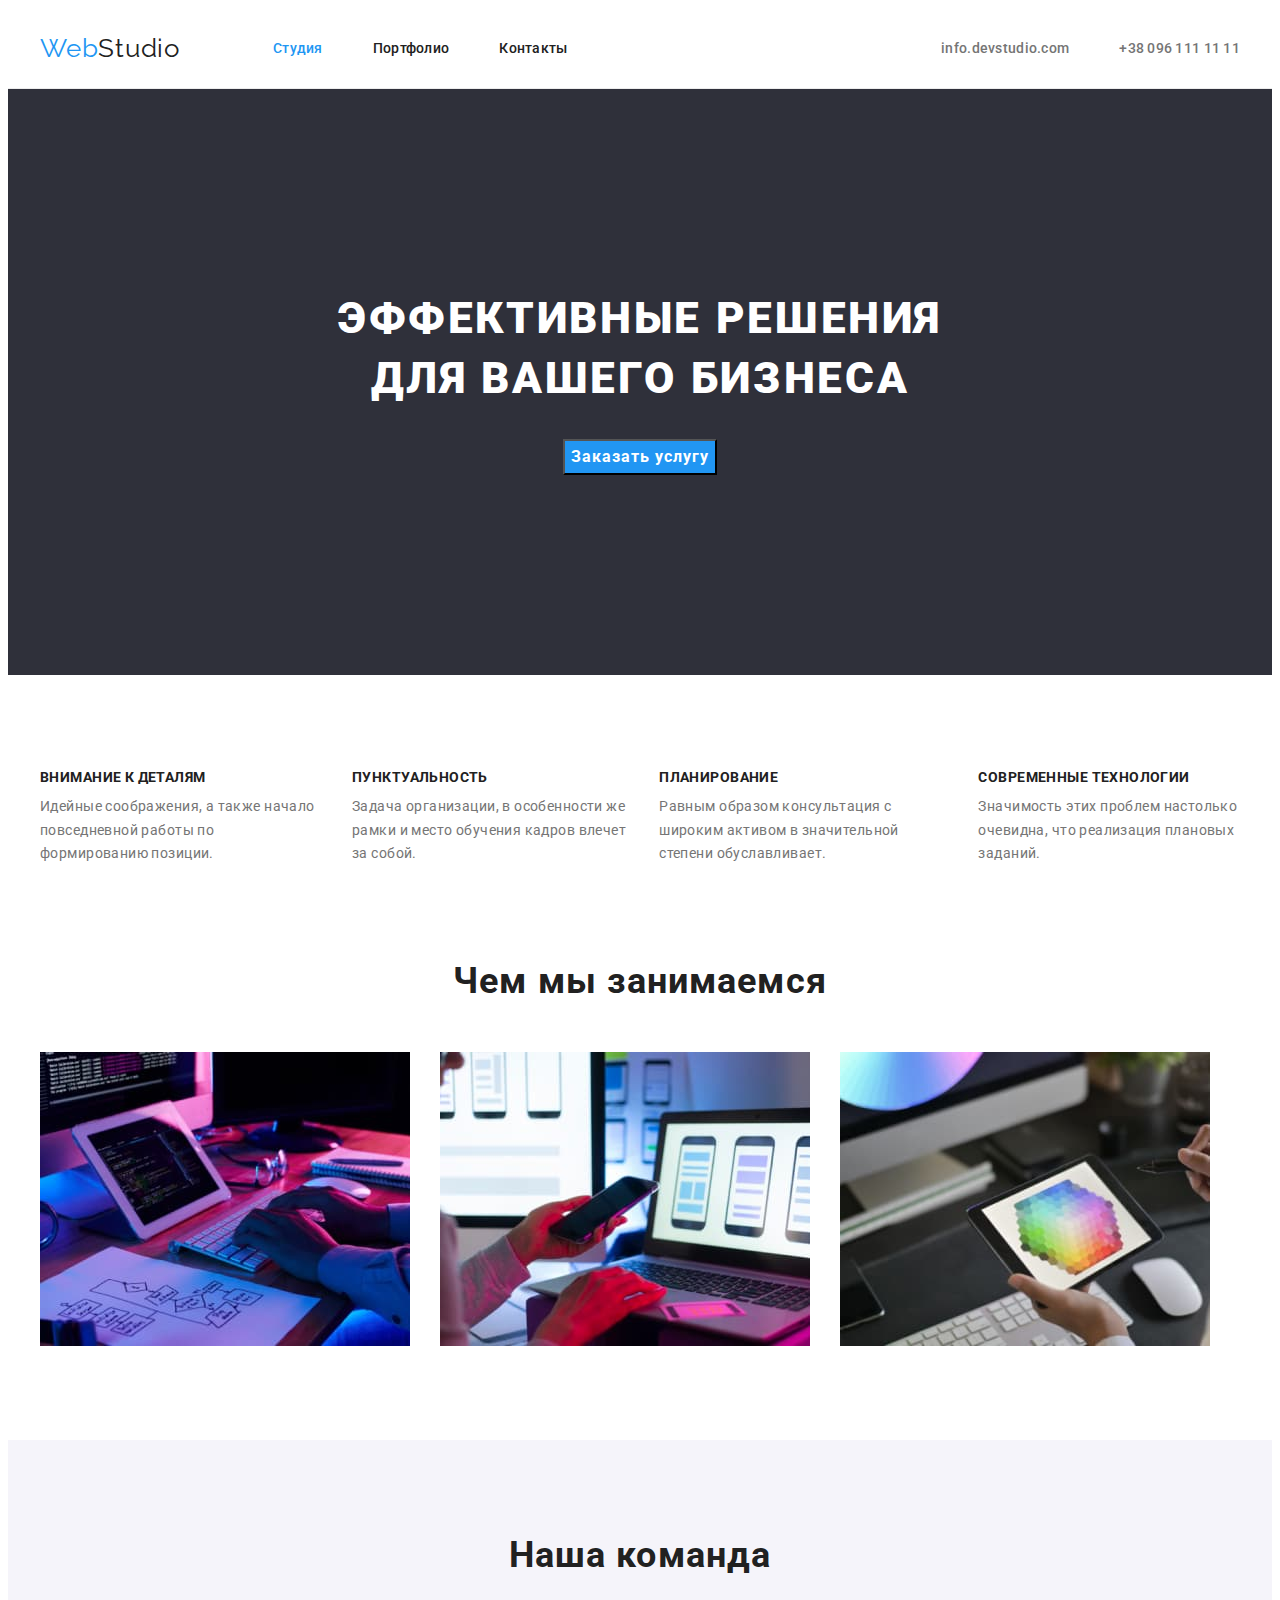
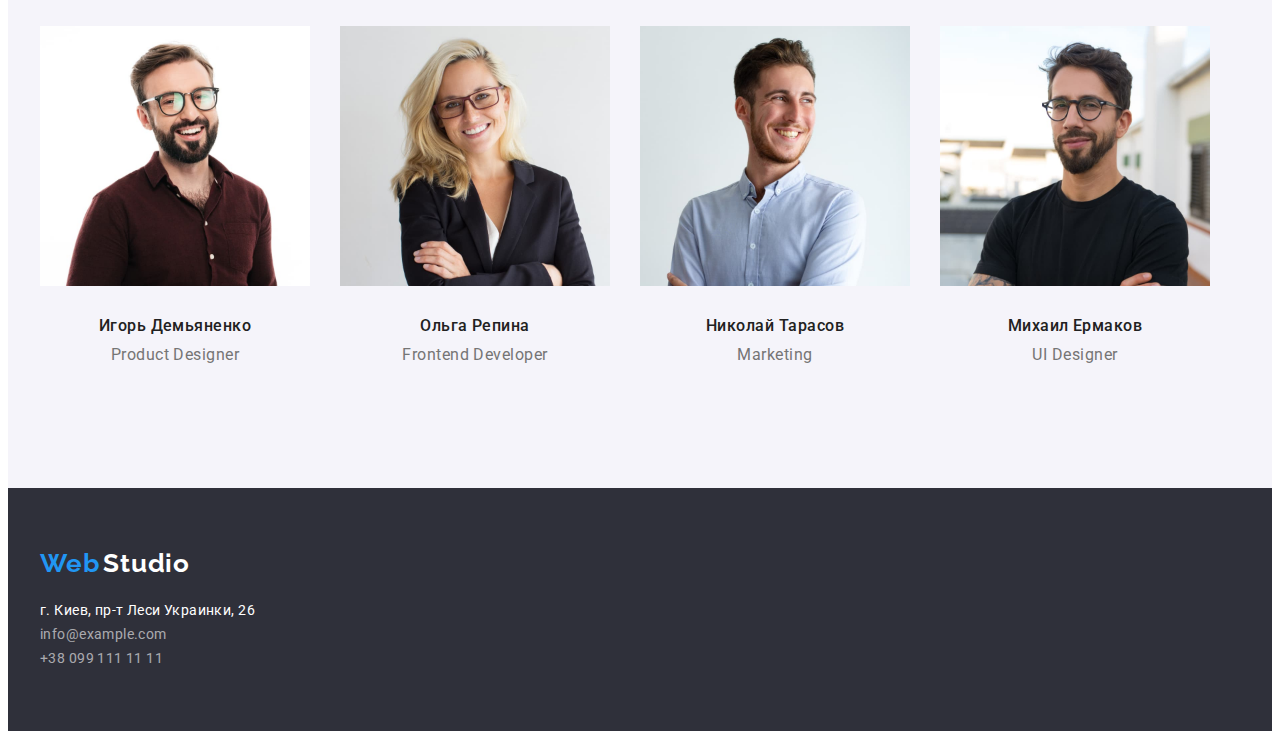
<file: index.html>
<!DOCTYPE html>
<html lang="ru">
<head>
    <meta charset="UTF-8">
    <meta http-equiv="X-UA-Compatible" content="IE=edge">
    <meta name="viewport" content="width=device-width, initial-scale=1.0">
    <link rel="preconnect" href="https://fonts.googleapis.com">
    <link rel="preconnect" href="https://fonts.gstatic.com" crossorigin>
    <link href="https://fonts.googleapis.com/css2?family=Raleway:wght@700&family=Roboto:wght@400;500;700;900&display=swap"
        rel="stylesheet">
    <link rel="stylesheet" href="https://cdnjs.cloudflare.com/ajax/libs/modern-normalize/1.1.0/modern-normalize.min.css"
        integrity="sha512-wpPYUAdjBVSE4KJnH1VR1HeZfpl1ub8YT/NKx4PuQ5NmX2tKuGu6U/JRp5y+Y8XG2tV+wKQpNHVUX03MfMFn9Q=="
        crossorigin="anonymous" referrerpolicy="no-referrer" />
    <link href="./css/styles.css" rel="stylesheet">
    <title>Студия</title>
</head>

<body>
    <!--Шапка-->
<header class="header">
    <div class="container main-nav">
    <nav class="header-nav">
        <a class="header-logo" href="index.html" ><span class="part">Web</span>Studio</a>
    
    <ul class="site-nav">
        <li class="site-nav-item"><a href="index.html" class="link current">Студия</a></li>
        <li class="site-nav-item"><a href="portfolio.html" class="link">Портфолио</a></li>
        <li class="site-nav-item"><a href="" class="link">Контакты</a></li>
    </ul>
    </nav>
    <ul class="auth-nav">
        <li class="auth-nav-item"><a href="mailto:info.devstudio.com" class="auth-link">info.devstudio.com</a></li>
        <li class="auth-nav-item"><a href="tel:+380961111111" class="auth-link">+38 096 111 11 11</a></li>
        </ul>
    </div>
</header>

<main>
    <!--Секция 1-->    
    <section class="hero">
        <div class="container">
            <h1 class="hero-title">Эффективные решения для вашего бизнеса</h1>
            <button type="button" class="button">Заказать услугу</button>
            </div>
    </section>

    
    <!--Секция 2-->
    <section class="section">
        <div class="container">
        <h1 class="visually-hidden">Наши преимущества</h1>
        <ul class="features">
        <li class="features-item">
            <h2 class="feature-title">Внимание к деталям</h2>
            <p class="feature-description">Идейные соображения, а также начало повседневной работы по формированию позиции.</p>
        </li>
        <li class="features-item">
            <h2 class="feature-title">Пунктуальность</h2>
            <p class="feature-description">Задача организации, в особенности же рамки и место обучения кадров влечет за собой.</p>
        </li>
        <li class="features-item">
            <h2 class="feature-title">Планирование</h2>
            <p class="feature-description">Равным образом консультация с широким активом в значительной степени обуславливает.</p>
        </li>
        <li class="features-item">
            <h2 class="feature-title">Современные технологии</h2>
            <p class="feature-description">Значимость этих проблем настолько очевидна, что реализация плановых заданий.</p>
        </li>
    </ul>
    </div>
    </section>

    <!--Секция 3-->
    <section class="section work-section">
        <div class="container">
        <h2 class="work-title">Чем мы занимаемся</h2>
        <ul class="work-list">
        <li class="work-list-img"><img src="images/img-1.jpg" alt="программирование" width="370"></li>
        <li class="work-list-img"><img src="images/img-2.jpg" alt="дизайн и разработка приложений" width="370"></li>
        <li class="work-list-img"><img src="images/img-3.jpg" alt="веб дизайн" width="370"></li>
        </ul>
        </div>
    </section>

    <!--Секция 4-->
    <section class="section section-team ">
        <div class="container">
        <h2 class="section-title">Наша команда</h2>
        <ul class="section-team-list" >
        <li class="section-team-item">
            <img class="section-team-img" src="images/photo-1.jpg" alt="сотрудник 1" width="270">
            <div class="section-team-div">
            <h3 class="section-team-name">Игорь Демьяненко</h3>
            <p class="section-team-profession"> Product Designer</p>
            </div>
        </li >
            <li class="section-team-item">
            <img class="section-team-img" src="images/photo-2.jpg" alt="сотрудник 2" width="270">
            <div class="section-team-div">
            <h3 class="section-team-name">Ольга Репина</h3>
            <p class="section-team-profession">Frontend Developer</p>
            </div>
        </li> 
        <li class="section-team-item">
            <img class="section-team-img" src="images/photo-3.jpg" alt="сотрудник 3" width="270">
            <div class="section-team-div">
            <h3 class="section-team-name">Николай Тарасов</h3>
            <p class="section-team-profession">Marketing</p>
            </div>
        </li>
        <li class="section-team-item">
            <img class="section-team-img" src="images/photo-4.jpg" alt="сотрудник 4" width="270">
            <div class="section-team-div">
            <h3 class="section-team-name">Михаил Ермаков</h3>
            <p class="section-team-profession">UI Designer</p>
            </div>
        </li>
        </ul>
        </div>
    </section>
</main>

    <!--Футер-->
<footer class="footer">
    <div class="container">
    <a class="footer-link" href="index.html"><span class="footer-part">Web</span> <span class="footer-logo">Studio</span></a>
    <address class="address">
        <ul>
        <li><a class="main-address" href="https://goo.gl/maps/ChNRFax9xr31JzD28" target="_blank">г. Киев, пр-т Леси Украинки, 26</a></li>
        <li><a class="secondary-address" href="mailto:info@example.com">info@example.com</a></li>
        <li> <a class="thirdly-address" href="tel:+380991111111">+38 099 111 11 11</a></li>
        </ul>
    </address>
    </div>
</footer>

</body>
</html>
</file>
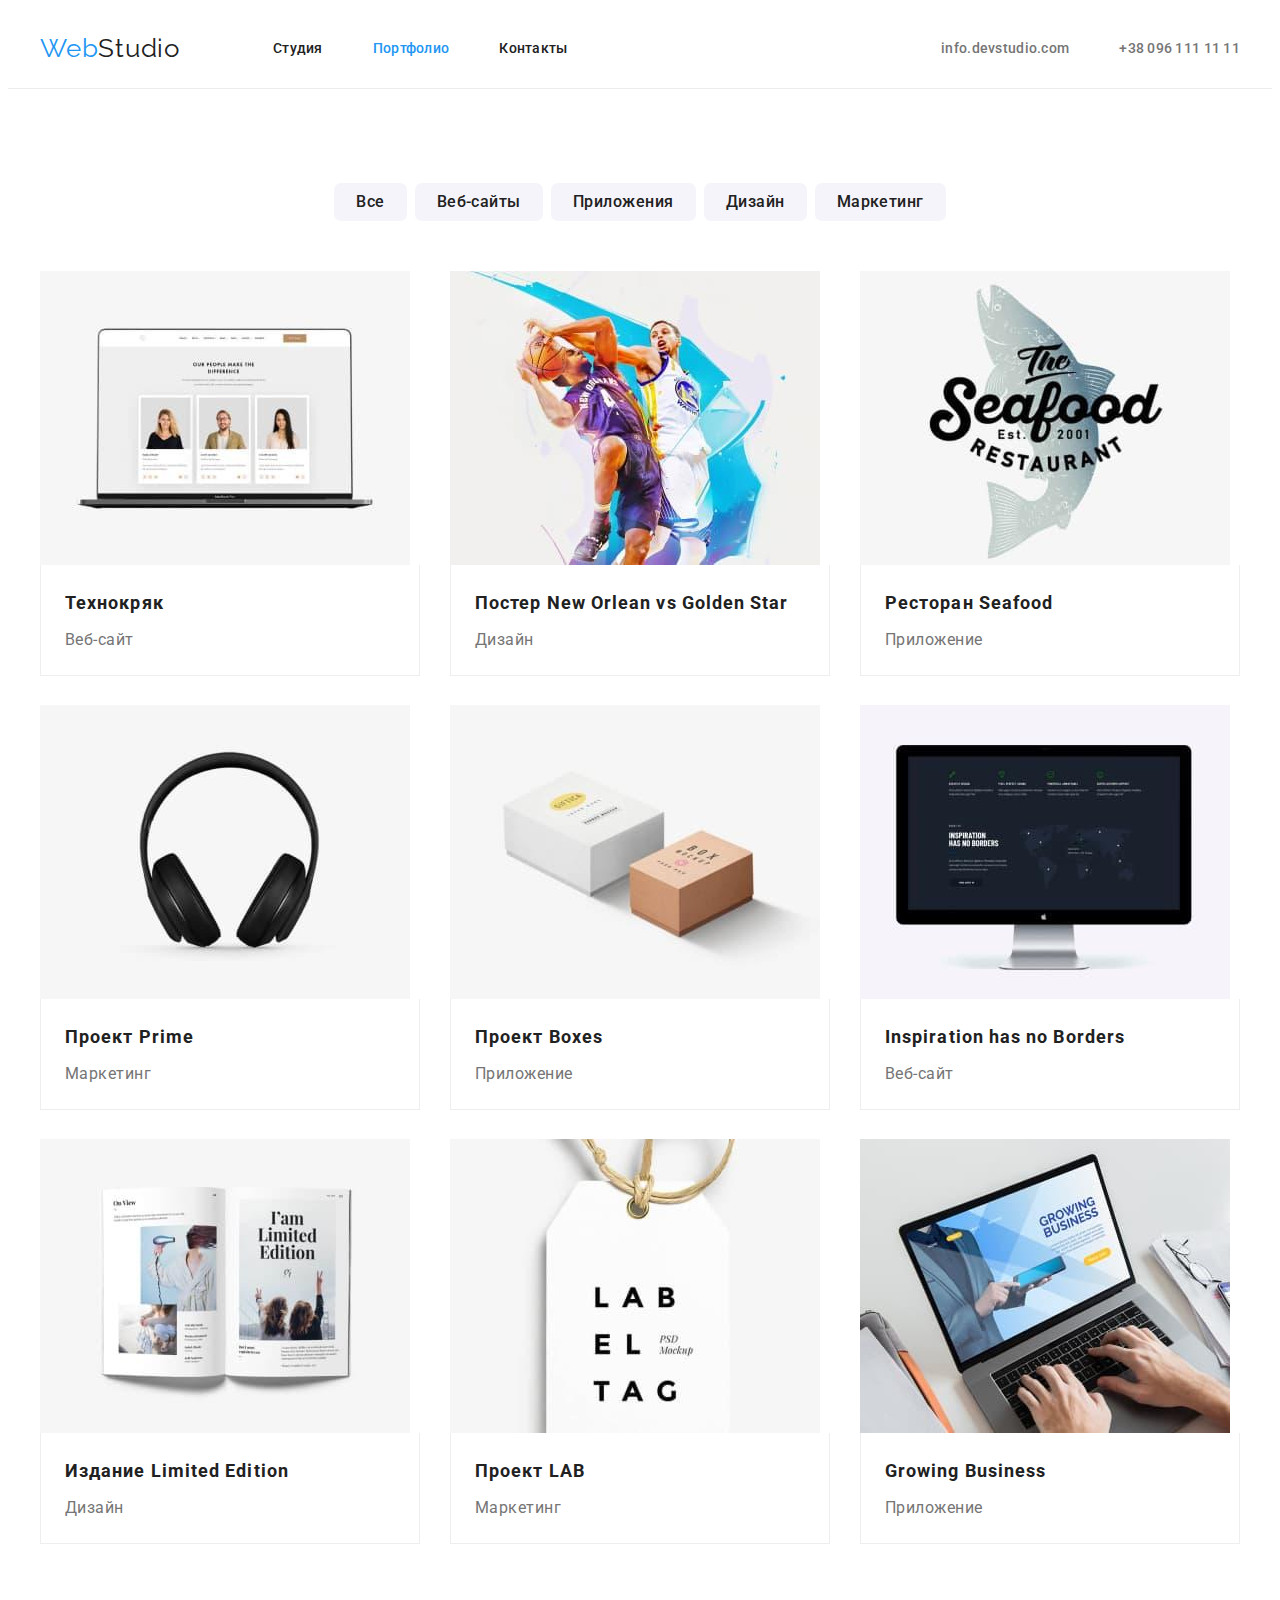
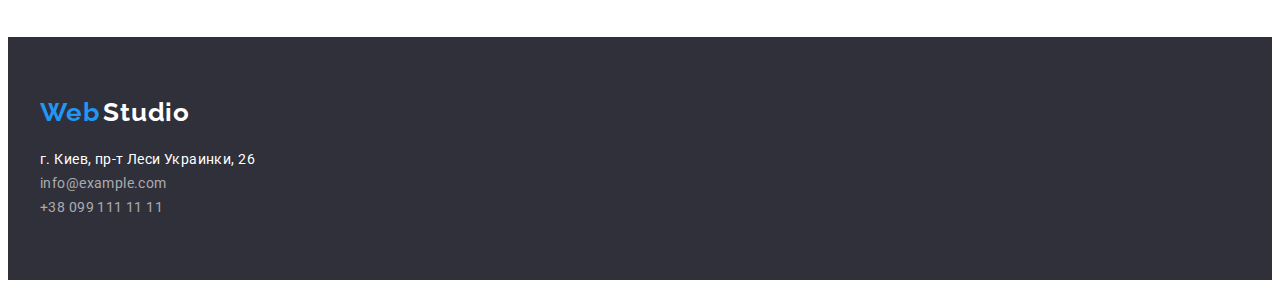
<file: portfolio.html>
<!DOCTYPE html>
<html lang="ru">
<head>
    <meta charset="UTF-8">
    <meta http-equiv="X-UA-Compatible" content="IE=edge">
    <meta name="viewport" content="width=device-width, initial-scale=1.0">
    <link rel="preconnect" href="https://fonts.googleapis.com">
    <link rel="preconnect" href="https://fonts.gstatic.com" crossorigin>
    <link
        href="https://fonts.googleapis.com/css2?family=Raleway:wght@700&family=Roboto:wght@400;500;700;900&display=swap"
        rel="stylesheet">
    <link rel="stylesheet" href="https://cdnjs.cloudflare.com/ajax/libs/modern-normalize/1.1.0/modern-normalize.min.css"
        integrity="sha512-wpPYUAdjBVSE4KJnH1VR1HeZfpl1ub8YT/NKx4PuQ5NmX2tKuGu6U/JRp5y+Y8XG2tV+wKQpNHVUX03MfMFn9Q=="
        crossorigin="anonymous" referrerpolicy="no-referrer" />
    <link href="./css/styles.css" rel="stylesheet">
    <title>Портфолио</title>
</head>
<body>
    <header class="header">
        <div class="container main-nav">
            <nav class="header-nav">
                <a class="header-logo" href="index.html"><span class="part">Web</span>Studio</a>
    
                <ul class="site-nav">
                    <li class="site-nav-item"><a href="index.html" class="link">Студия</a></li>
                    <li class="site-nav-item"><a href="portfolio.html" class="link current">Портфолио</a></li>
                    <li class="site-nav-item"><a href="" class="link">Контакты</a></li>
                </ul>
            </nav>
            <ul class="auth-nav">
                <li class="auth-nav-item"><a href="mailto:info.devstudio.com" class="auth-link">info.devstudio.com</a></li>
                <li class="auth-nav-item"><a href="tel:+380961111111" class="auth-link">+38 096 111 11 11</a></li>
        </ul>
        </div>
    </header>
    
    <main>
    <!--Секция 1-->
    <section class="section">
        <div class="container">
        <h1 class="visually-hidden">Проекты</h1>
        
        <ul class="buttons-list">
            <li class="button-list-flex"><button type="button" class="button-item">Все</button></li>
            <li class="button-list-flex"><button type="button" class="button-item">Веб-сайты</button></li>
            <li class="button-list-flex"><button type="button" class="button-item">Приложения</button></li>
            <li class="button-list-flex"><button type="button" class="button-item">Дизайн</button></li>
            <li class="button-list-flex"><button type="button" class="button-item">Маркетинг</button></li>
        </ul>

    
        <ul class="projects">
            <li class="projects-list">
                <img class="projects-img" src="./images-2/image1.jpg" alt="Проект 1" width="370">
                <div class="projects-card">
                 <h2 class="projects-title">Технокряк</h2>
                 <p class="project-item">Веб-сайт</p>
                </div>
        
            </li>
            <li class="projects-list ">
                <img  class="projects-img" src="./images-2/image2.jpg" alt="Проект 2" width="370">
                <div class="projects-card">
                <h2 class="projects-title">Постер New Orlean vs Golden Star</h2>
                <p class="project-item">Дизайн</p>
                </div>
            </li>
            <li class="projects-list">
                <img class="projects-img" src="./images-2/image3.jpg" alt="Проект 3" width="370">
                <div class="projects-card">
                <h2 class="projects-title">Ресторан Seafood</h2>
                <p class="project-item">Приложение</p>
                </div>
            </li>
            <li class="projects-list">
                <img class="projects-img" src="./images-2/image4.jpg" alt="Проект 4" width="370">
                <div class="projects-card">
                <h2 class="projects-title">Проект Prime</h2>
                <p class="project-item">Маркетинг</p>
                </div>
            </li>
            <li class="projects-list">
                <img class="projects-img" src="./images-2/image5.jpg" alt="Проект 5" width="370">
                <div class="projects-card">
                <h2 class="projects-title">Проект Boxes</h2>
                <p class="project-item">Приложение</p>
                </div>
            </li>
            <li class="projects-list">
                <img class="projects-img" src="./images-2/image6.jpg" alt="Проект 6" width="370">
                <div class="projects-card">
                <h2 class="projects-title">Inspiration has no Borders</h2>
                <p class="project-item">Веб-сайт</p>
                </div>
            </li>
            <li class="projects-list">
                <img class="projects-img" src="./images-2/image7.jpg" alt="Проект 7" width="370">
                <div class="projects-card">
                <h2 class="projects-title">Издание Limited Edition</h2>
                <p class="project-item">Дизайн</p>
                </div>
            </li>
            <li class="projects-list">
                <img  class="projects-img" src="./images-2/image8.jpg" alt="Проект 8" width="370">
                <div class="projects-card">
                <h2 class="projects-title">Проект LAB</h2>
                <p class="project-item">Маркетинг</p>
                </div>
            </li>
            <li class="projects-list">
                <img class="projects-img" src="./images-2/image9.jpg" alt="Проект 9" width="370">
                <div class="projects-card">
                <h2 class="projects-title">Growing Business</h2>
                <p class="project-item">Приложение</p>
                </div>
            </li>
        </ul>
        </div>
    </section>
    </main>
<!--Футер-->
<footer class="footer">
    <div class="container">
        <a class="footer-link" href="index.html"><span class="footer-part">Web</span> <span
                class="footer-logo">Studio</span></a>
        <address class="address">
            <ul>
                <li><a class="main-address" href="https://goo.gl/maps/ChNRFax9xr31JzD28" target="_blank">г. Киев, пр-т
                        Леси Украинки, 26</a></li>
                <li><a class="secondary-address" href="mailto:info@example.com">info@example.com</a></li>
                <li> <a class="secondary-address" href="tel:+380991111111">+38 099 111 11 11</a></li>
            </ul>
        </address>
    </div>
</footer>
</body>
</html>
</file>
<file: css/styles.css>
:root {
  --primary-text-color: rgba(33, 33, 33, 1);
  --secondary-text-color: rgba(117, 117, 117, 1);
  --accent-color: rgba(33, 150, 243, 1);
  --primary-white-color: rgba(255, 255, 255, 1);
  --footer-color: rgba(47, 48, 58, 1);
  --secondary-bgc: #f5f4fa;
}
p,
h1,
h2,
h3,
h4,
h5,
h6 {
  margin: 0;
}

ul {
  margin: 0;
  padding: 0;
  list-style: none;
}
button {
  cursor: pointer;
}
img {
  display: block;
  max-width: 100%;
}

body {
  background-color: var(--primary-white-color);
  color: var(--primary-text-color);
  font-family: Roboto, sans-serif;
}
.container {
  width: 1200px;
  padding-left: 15px;
  padding-right: 15px;
  margin: 0 auto;
}
.visually-hidden {
  position: absolute;
  clip: rect(0 0 0 0);
  width: 1px;
  height: 1px;
  margin: -1px;
}
.header {
  border-bottom: 1px solid #ececec;
}
.main-nav {
  display: flex;
  align-items: center;
}
.header-nav {
  display: flex;
  align-items: center;
}
.header-logo {
  color: var(--primary-text-color);
  text-decoration: none;
  font-family: Raleway, sans-serif;
  font-size: 26px;
  line-height: 1.19;
  letter-spacing: 0.03em;
}

.part {
  color: var(--accent-color);
  font-family: Raleway, sans-serif;
}
.link {
  display: block;
  padding-top: 32px;
  padding-bottom: 32px;

  text-decoration: none;
  color: var(--primary-text-color);
  font-weight: 500;
  font-size: 14px;
  line-height: calc(16 / 14);
  letter-spacing: 0.02em;
}
.current {
  color: var(--accent-color);
}

.site-nav {
  display: flex;
  margin-left: 93px;
}
.site-nav-item:not(:last-child) {
  margin-right: 50px;
}

.link:hover,
.link:focus {
  color: var(--accent-color);
}
.auth-nav {
  display: flex;
  margin-left: auto;
}
.auth-nav-item:not(:last-child) {
  margin-right: 50px;
}
.auth-link {
  display: block;
  padding-top: 32px;
  padding-bottom: 32px;
  text-decoration: none;
  color: var(--secondary-text-color);
  font-weight: 500;
  font-size: 14px;
  line-height: calc(16 / 14);
  letter-spacing: 0.02em;
}
.auth-link:hover,
.auth-link:focus {
  color: var(--accent-color);
}

/* СТОРІНКА 1 */
/* секція 1 */
.section {
  padding-top: 94px;
  padding-bottom: 94px;
}
.hero {
  padding: 200px 0;
  background-color: var(--footer-color);
  text-align: center;
}
.hero-title {
  width: 696px;
  margin-left: auto;
  margin-right: auto;
  color: var(--primary-white-color);
  font-weight: 900;
  font-size: 44px;
  line-height: 1.36;
  text-align: center;
  letter-spacing: 0.06em;
  text-transform: uppercase;
  margin-bottom: 30px;
}

.button {
  font-family: inherit;
  cursor: pointer;
  color: var(--primary-white-color);
  background-color: var(--accent-color);
  font-weight: 700;
  font-size: 16px;
  line-height: 1.87;
  letter-spacing: 0.06em;
}

/* секція 2 */
.features {
  display: flex;
}
.features-item:not(:last-child) {
  margin-right: 30px;
}
.feature-title {
  font-weight: 700;
  font-size: 14px;
  line-height: calc(16 / 14);
  letter-spacing: 0.03em;
  text-transform: uppercase;
  margin-bottom: 10px;
}
.feature-description {
  color: var(--secondary-text-color);
  font-size: 14px;
  line-height: 1.71;
  letter-spacing: 0.03em;
}

/* секція 3 */
.work-section {
  padding-top: 0;
}
.work-title {
  font-weight: 700;
  font-size: 36px;
  line-height: calc(42 / 36);
  text-align: center;
  letter-spacing: 0.03em;
  margin-bottom: 50px;
}
.work-list {
  display: flex;
}
.work-list-img:not(:last-child) {
  margin-right: 30px;
}
/* секція 4 */
.section-team {
  background-color: rgba(245, 244, 250, 1);
}
.section-title {
  font-weight: bold;
  font-size: 36px;
  line-height: calc(42 / 36);
  text-align: center;
  letter-spacing: 0.03em;
  color: var(--primary-text-color);
  margin-bottom: 50px;
}
.section-team-list {
  display: flex;
}
.section-team-item:not(:last-child) {
  margin-right: 30px;
}
.section-team-div {
  padding: 30px 0;
}
.section-team-name {
  font-weight: 500;
  font-size: 16px;
  line-height: 19 / 16;
  text-align: center;
  letter-spacing: 0.03em;
  color: var(--primary-text-color);
  margin-bottom: 10px;
}
.section-team-profession {
  font-weight: normal;
  font-size: 16px;
  line-height: calc(19 / 16);
  text-align: center;
  letter-spacing: 0.03em;
  color: #757575;
}

/* СТОРІНКА 2 */
/* секція 1 */
.buttons-list {
  margin-bottom: 50px;
  display: flex;
  justify-content: center;
}

.button-item {
  padding: 6px 22px;
  font-family: inherit;
  font-weight: 500;
  color: var(--primary-text-color);
  background-color: var(--secondary-bgc);
  font-size: 16px;
  line-height: 1.62;
  border: 0px;
  border-radius: 7px;
  letter-spacing: 0.03em;
  color: #212121;
  display: flex;
}
.button-list-flex:not(:last-child) {
  margin-right: 8px;
}
.button-item:hover,
.button-item:focus {
  font-weight: 500;
  font-size: 16px;
  line-height: 1.62;
  text-align: center;
  letter-spacing: 0.03em;
  background-color: var(--accent-color);
  color: var(--secondary-bgc);
}

.projects {
  display: flex;
  flex-wrap: wrap;
  margin-left: -30px;
  margin-bottom: -30px;
}
.projects-list {
  width: calc((100% / 3) - 30px);
  height: 404px;
  margin-left: 30px;
  margin-bottom: 30px;
}
.projects-card {
  padding: 20px 24px;
  border-left: 1px solid rgba(238, 238, 238, 1);
  border-bottom: 1px solid rgba(238, 238, 238, 1);
  border-right: 1px solid rgba(238, 238, 238, 1);
}
.projects-title {
  font-weight: bold;
  font-size: 18px;
  line-height: calc(36 / 18);
  letter-spacing: 0.06em;
  color: var(--primary-text-color);
  margin-bottom: 4px;
}
.project-item {
  font-size: 16px;
  line-height: 1.87;
  letter-spacing: 0.03em;
  color: #757575;
}

/* футер */
.footer {
  background-color: var(--footer-color);
  padding: 60px 0;
}
.footer-link {
  text-decoration: none;
  display: block;
  margin-bottom: 20px;
}
.footer-part {
  text-decoration: none;
  font-family: "Raleway", sans-serif;
  font-weight: bold;
  font-size: 26px;
  line-height: calc(31 / 26);
  letter-spacing: 0.03em;
  color: var(--accent-color);
}
.footer-logo {
  text-decoration: none;
  font-family: "Raleway", sans-serif;
  font-weight: bold;
  font-size: 26px;
  line-height: calc(31 / 26);
  letter-spacing: 0.03em;
  color: var(--primary-white-color);
}
.address {
  display: block;
}
.main-address {
  font-style: normal;
  text-decoration: none;
  color: var(--primary-white-color);
  font-size: 14px;
  line-height: 1.71;
  letter-spacing: 0.03em;
  margin-bottom: 9px;
}
.main-address:hover,
.main-address:focus {
  color: var(--accent-color);
}

.secondary-address {
  font-style: normal;
  text-decoration: none;
  color: rgba(255, 255, 255, 0.6);
  font-size: 14px;
  line-height: 1.71;
  letter-spacing: 0.03em;
  margin-bottom: 9px;
}
.thirdly-address {
  font-style: normal;
  text-decoration: none;
  color: rgba(255, 255, 255, 0.6);
  font-size: 14px;
  line-height: 1.71;
  letter-spacing: 0.03em;
}
.secondary-address:hover,
.secondary-address:focus {
  color: var(--accent-color);
}
</file>
